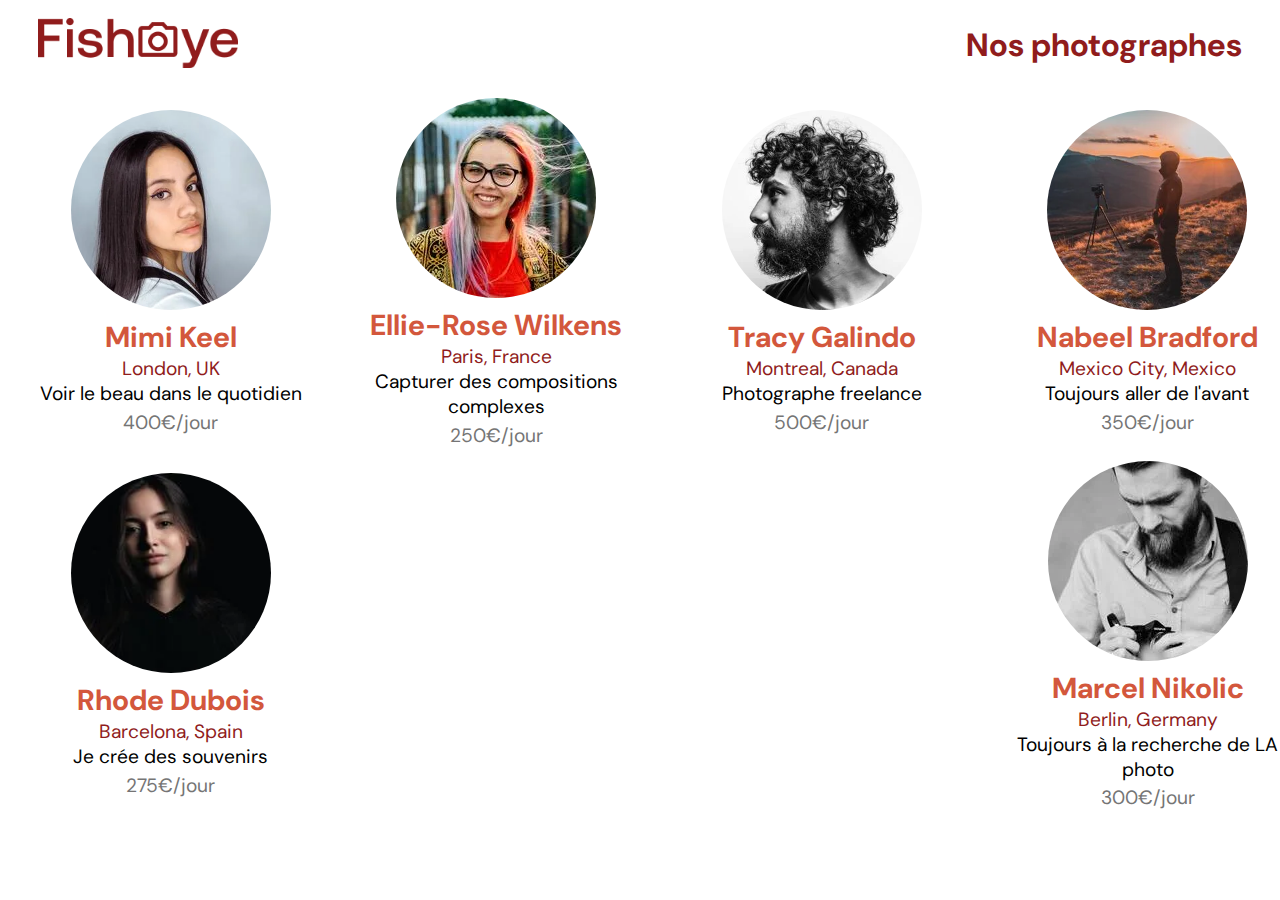
<file: index.html>
<!DOCTYPE html>
<html lang="fr">
  <head>
    <link href="css/style2.css" rel="stylesheet" type="text/css" />
    <link rel="manifest" href="/manifest.json" />
    <meta charset="utf-8" />
    <meta name="viewport" content="width=device-width,initial-scale=1" />
    <meta name="theme-color" content="#317EFB" />
    <link rel="icon" type="image/png" href="assets/favicon.png" />
    <link
      href="https://fonts.googleapis.com/css?family=DM+Sans&display=swap"
      rel="stylesheet"
    />
    <title>Fisheye</title>
  </head>
  <body>
    <header>
      <a href="index.html" class="logo-link">
        <img
          src="assets/images/logo.png"
          class="logo"
          role="img"
          alt="Fisheye Home page"
        />
      </a>
      <h1 aria-current="”page”">Nos photographes</h1>
    </header>
    <main id="main"><div class="photographer_container"></div></main>
    <script src="javascript/factory/PhotoFactory.js"></script>
    <script src="javascript/factory/MediaFactory.js"></script>
    <script src="javascript/adapters/MediaFilter.js"></script>
    <script src="javascript/likesModal.js"></script>
    <script src="./javascript/App.js"></script>
  </body>
</html>
</file>
<file: css/style2.css>
* {
  margin: 0;
  padding: 0;
  text-decoration: none;
}

#main {
  position: absolute;
}

body {
  font-family: "DM Sans", sans-serif;
  max-width: 100vw;
  height: 100vh;
  padding: 0 3% 0;
  display: block;
}

header {
  height: auto;
  display: flex;
  flex-direction: row;
  justify-content: space-between;
  align-items: center;
  height: 90px;
}
@media only screen and (max-width: 750px) {
  header {
    flex-direction: column;
    height: auto;
    margin: 5% auto 5%;
  }
}

h1 {
  color: #901c1c;
}
@media only screen and (max-width: 750px) {
  h1 {
    margin-right: 0;
  }
}

.logo {
  height: 50px;
}

.photographer_container {
  width: 100%;
  margin: 0;
  display: flex;
  flex-direction: row;
  justify-content: space-between;
  flex-wrap: wrap;
}
@media only screen and (max-width: 750px) {
  .photographer_container {
    height: auto;
    width: 100%;
    display: flex;
  }
}
.photographer-article {
  width: 31.3333333333%;
  max-width: 265px;
  text-align: center;
  display: flex;
  justify-content: center;
  align-items: center;
  flex-direction: column;
}
@media only screen and (max-width: 750px) {
  .photographer-article {
    width: 100%;
    margin: 1% 0;
    display: flex;
    flex-direction: column-reverse !important;
    justify-content: center;
    align-items: center;
  }
}
.photographer-name {
  color: #d3573c;
  font-size: calc(1rem + 1vw);
}
.photographer-portrait {
  border-radius: 50%;
  -o-object-fit: cover;
     object-fit: cover;
  height: 200px;
  width: 200px;
  margin: 3% auto 3%;
}
@media only screen and (max-width: 750px) {
  .photographer-portrait {
    max-height: 300px;
    max-width: 300px;
    border-radius: 50%;
    -o-object-fit: cover;
       object-fit: cover;
  }
}
.photographer-localisation {
  font-size: calc(0.4em + 1vw);
  color: #901c1c;
}
.photographer-tagline {
  font-size: calc(0.4em + 1vw);
}
.photographer-price {
  padding: 1%;
  line-height: 1.5;
  color: #757575;
  font-size: calc(0.4em + 1vw);
}

.profile-contact {
  background-color: #901c1c;
  color: #ffffff;
  border: none;
  width: 150px;
  height: 50px;
  border-radius: 5px;
  order: 2;
}
.profile-contact:hover {
  background-color: #d3573c;
}
.profile-article {
  width: auto;
  display: flex;
  justify-content: space-between;
  align-items: center;
  flex-direction: row;
}
@media only screen and (max-width: 750px) {
  .profile-article {
    width: 100%;
  }
}
.profile-article_details {
  order: 1;
}
.profile-article img {
  order: 3;
  margin: 0;
  -o-object-fit: cover;
     object-fit: cover;
}
@media only screen and (max-width: 750px) {
  .profile-article img {
    width: 100%;
    height: 100%;
  }
}

.contact_modal {
  position: fixed;
  z-index: 1000;
  top: 0;
  left: 0;
  width: 100%;
  height: 100%;
  display: flex;
  align-items: center;
  justify-content: center;
}

.modal {
  position: relative;
  z-index: 1000;
  max-width: 80%;
  min-height: 60vh;
  display: none;
  margin: auto;
  background-color: #db8876;
  font-size: 1.2em;
  font-weight: 300;
}
.modal-container {
  padding: 0 5% 0;
}
.modal_header {
  padding: 3% 0 1%;
  align-items: start;
}
.modal_header-name {
  flex-direction: column;
  font-size: 1.7em;
  padding-bottom: 1%;
}
.modal_header_closeBtn {
  border: none;
  background: none;
  width: 42px;
  min-height: 42px;
  height: auto;
  background: url("../assets/icons/contact_close.svg") no-repeat center;
}
.modal-form {
  height: 70%;
  padding: 3% 0 5% 0;
  display: flex;
  flex-direction: column;
  justify-content: flex-end;
}
.modal_input {
  width: 100%;
  height: 5vh;
  margin-bottom: 2%;
  border-radius: 5px;
  border: none;
  display: flex;
  flex-direction: column;
}
.modal_message {
  min-height: 170px;
  width: 100%;
  margin-bottom: 10px;
  border: none;
}
.modal_button {
  background-color: #901c1c;
  color: #ffffff;
  border: none;
  width: 150px;
  height: 50px;
  border-radius: 5px;
}

.gallery {
  display: flex;
  flex-direction: row;
}
.gallery_container {
  margin: auto;
  padding: 0 3% 5% 0;
  display: flex;
  flex-direction: row;
  flex-wrap: wrap;
  justify-content: space-between;
}
@media only screen and (max-width: 750px) {
  .gallery_container {
    width: 100%;
    display: flex;
    flex-direction: column;
    justify-content: center;
    align-items: center;
  }
}
.gallery-article {
  height: auto;
  margin: 1% 0 1%;
  width: 350px;
  color: #901c1c;
  flex-direction: column;
  text-align: center;
}
.gallery-article_picture {
  width: 350px;
  height: 300px;
  -o-object-fit: cover;
     object-fit: cover;
}
.gallery-article_description {
  background-color: #ffffff;
  height: auto;
  display: flex;
  margin: 2% 0 0 0;
  padding: 0 5% 0;
  flex-direction: row;
  justify-content: space-between;
  font-size: 1em;
}
.gallery-article_likescontainer {
  display: flex;
  flex-direction: row;
  align-items: center;
  font-size: 1.2em;
  color: #901c1c;
}
.gallery-article_likes {
  margin-right: 5px;
}
@media only screen and (max-width: 750px) {
  .gallery-article {
    width: 100%;
  }
}

.filter-wrapper {
  display: flex;
  flex-direction: row;
}

.dropMenu {
  position: relative;
  display: flex;
  align-items: center;
}

.dropMenu_label {
  font-weight: 800;
  font-size: 18px;
  margin-right: 10px;
}

.dropMenu-options {
  display: none;
  position: absolute;
  min-width: 170px;
  min-height: 170px;
  width: 205px;
  z-index: 1;
  background-color: #901c1c;
  box-sizing: border-box;
  padding: 10px 18px;
}

.dropMenu-options button {
  display: block;
  border: none;
  background-color: #901c1c;
  text-align: left;
  font-size: 18px;
  color: #ffffff;
  width: 100%;
  min-height: 50px;
  cursor: pointer;
  box-sizing: border-box;
}

.dropMenu-options button:hover {
  background-color: #901c1c;
  cursor: pointer;
}

.dropMenu:hover .fa-chevron-up {
  transition: transform 0.2s ease-in-out;
  transform: rotate(180deg);
}

.dropMenu-options button:nth-child(1) {
  border-bottom: 1px solid #ffffff;
}

.dropMenu-options button:nth-child(2) {
  border-bottom: 1px solid #ffffff;
}

.dropMenu:hover .dropMenu-options {
  display: block;
}

.filter-wrapper label {
  margin-right: 20px;
}

.selected-option-wrapper {
  display: flex;
  justify-content: space-between;
  align-items: center;
  width: 170px;
  background-color: #901c1c;
  padding: 10px 18px;
  border-radius: 4px;
  position: relative;
}

.selected-option {
  color: #ffffff;
}

.option-wrapper .fa {
  color: #ffffff;
  position: absolute;
  right: 10px;
}

.lightbox {
  position: fixed;
  background-color: #ffffff;
  z-index: 1000;
  display: flex;
  justify-content: center;
  align-items: center;
  left: 0;
  top: 0;
  width: 100%;
  height: 100%;
}
.lightbox__media_name {
  font-size: 1.2em;
  color: #901c1c;
  margin: 0 0 5%;
}
.lightbox_button {
  background-color: transparent;
  border: none;
}
.lightbox-content {
  position: relative;
  display: flex;
  justify-content: center;
  align-items: center;
  width: 70%;
  height: 80%;
}
.lightbox-content-media {
  flex-direction: column;
  justify-content: flex-start;
  align-items: center;
  width: 90%;
  height: 90%;
  margin: auto;
}
.lightbox__image {
  width: 60vw;
  height: 80vh;
  margin: 0 auto 0;
  padding: 0 auto 0;
  -o-object-fit: cover;
     object-fit: cover;
}
.lightbox__video {
  width: 60vw;
  height: 80vh;
  margin: 0 auto 0;
  padding: 0 auto 0;
  -o-object-fit: cover;
     object-fit: cover;
}
.lightbox_controlers {
  background: none;
  margin-top: 8%;
  height: 100%;
  flex-direction: column !important;
}
.lightbox-close {
  border: none;
  background: none;
  width: 3vw;
  height: auto;
  margin: 0 0 26vh 2%;
}

.likes-modal-content {
  position: fixed;
  width: 375px;
  height: auto;
  min-height: 60px;
  padding: 0 5% 0;
  display: flex;
  flex-direction: row;
  justify-content: space-between;
  align-items: center;
  bottom: 0;
  right: 0;
  border-radius: 5px 5px 0 0;
  background-color: #db8876;
  font-size: 1.5em;
}
.likes-modal-content_text .likes-container {
  display: flex;
  align-items: center;
}/*# sourceMappingURL=style2.css.map */
</file>
